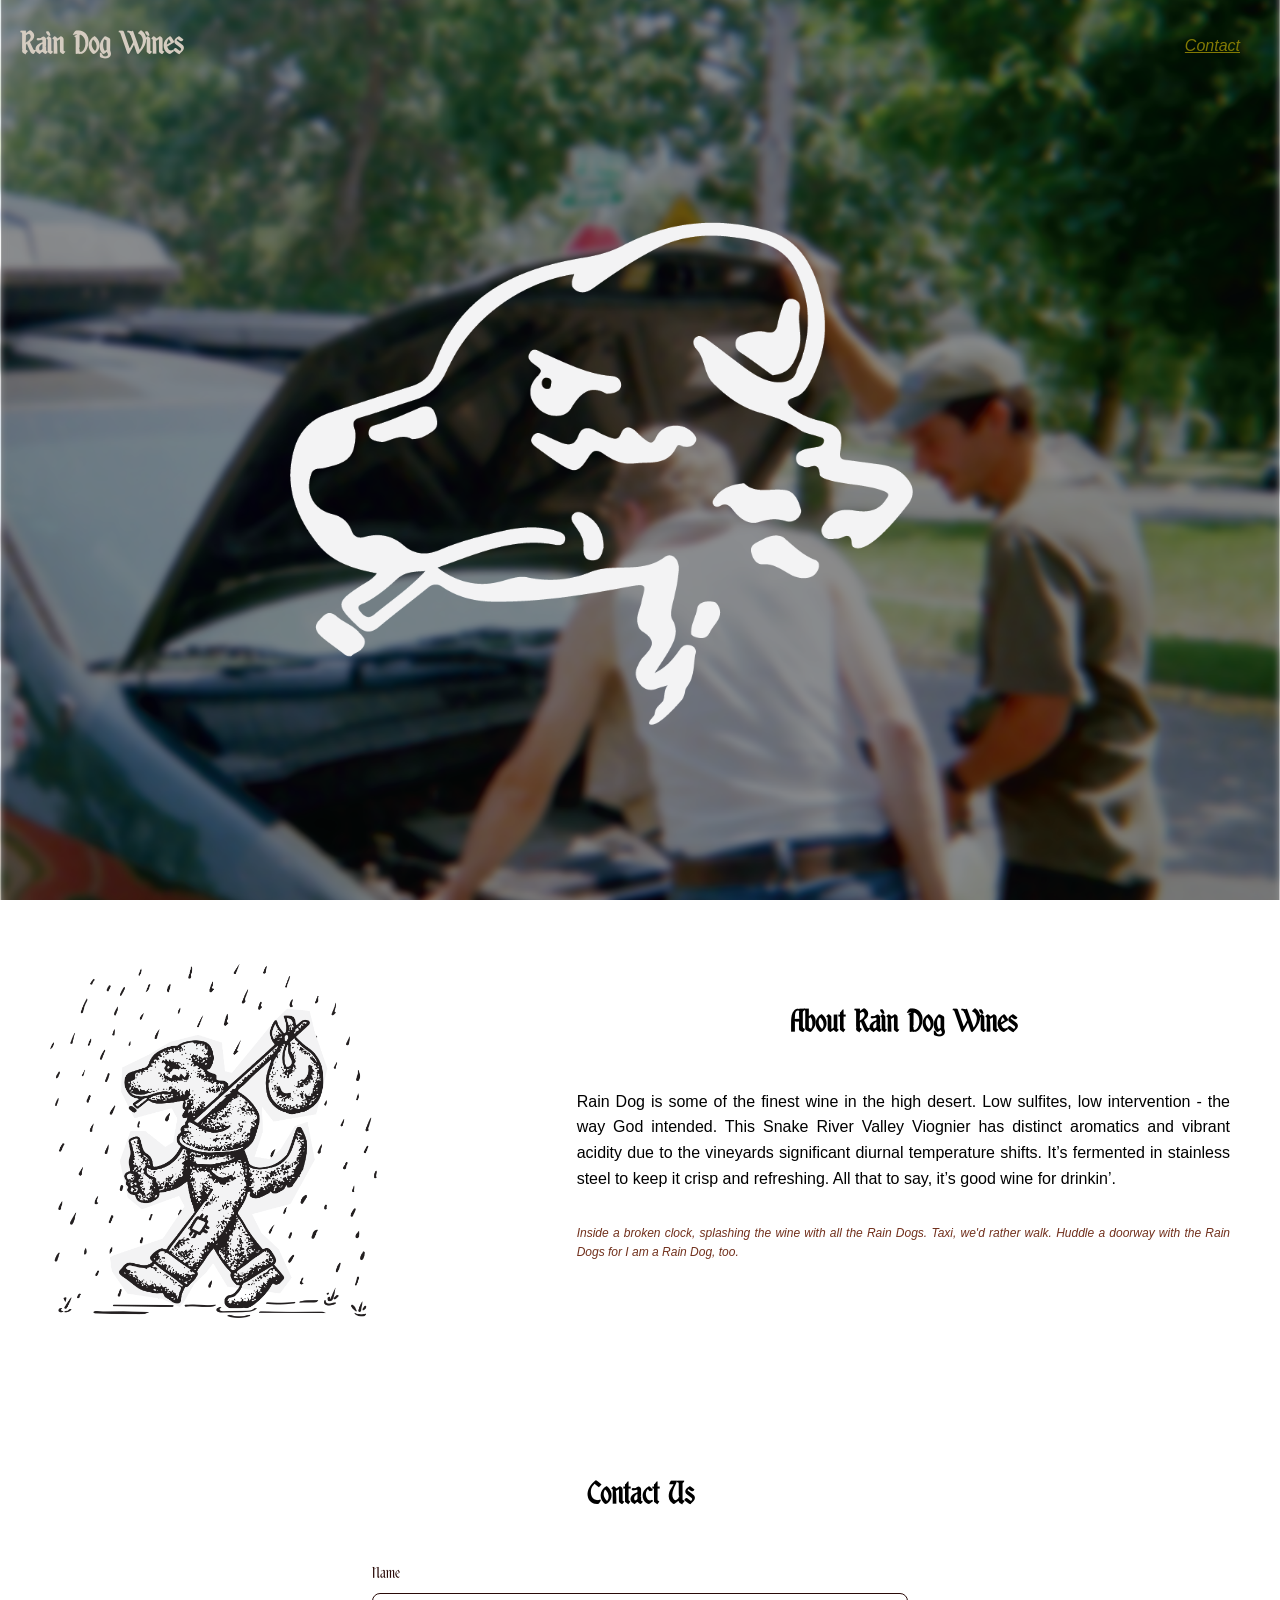
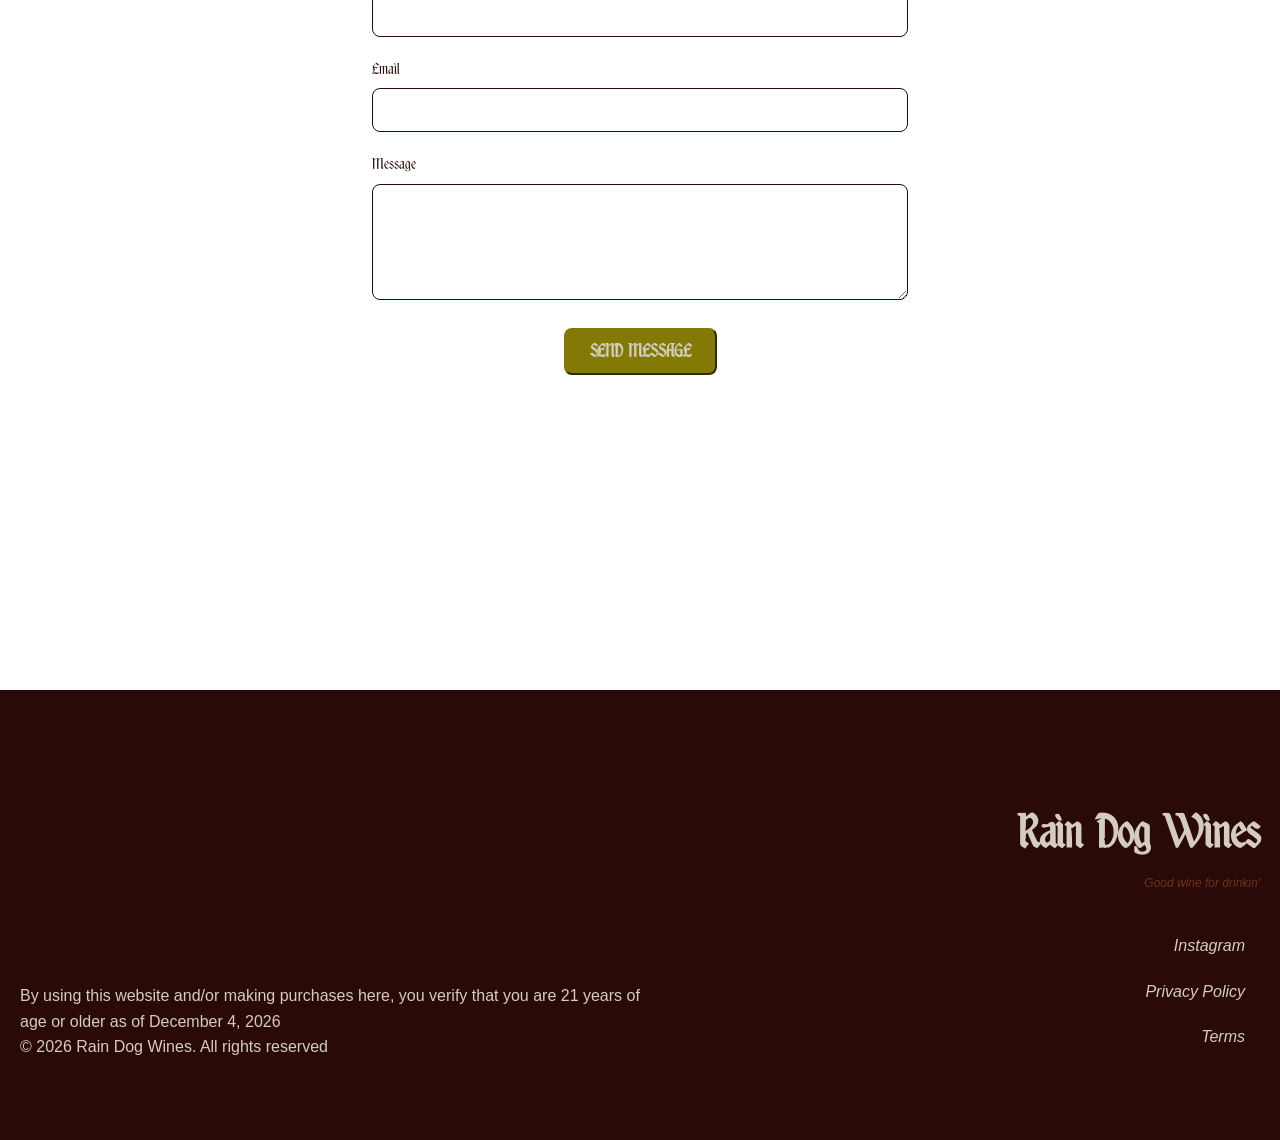
<file: index.html>
<!DOCTYPE html>
<html lang="en">

<head>
  <meta charset="UTF-8">
  <meta name="viewport" content="width=device-width, initial-scale=1.0">
  <title>Rain Dog Wines</title>
  <link rel="stylesheet" href="css/style.css">
  <link rel="icon" href="/assets/images/doghead-dark.png" type="image/png">
</head>

<body>
  <div id="header"></div>
  <div id="about"></div>
  <div id="contact"></div>
  <div id="footer"></div>
</body>
<script src="js/main.js"></script>

</html>
</file>
<file: css/style.css>
/* ==========================================================================
   COLOR VARIABLES
   ========================================================================== */
:root {
  /* Brand Colors */
  --primary: #d5ccc0;
  --secondary: #827a04;
  --plum: #290a08;
  --olive: #827a04;
  --spice: #71301c;

  /* Theme Neutrals */
  --light: #d5ccc0;
  --dark: #290a08;

  /* Text Colors */
  --text-light: #d5ccc0;
  --text-dark: #290a08;
  --text-primary: #827a04;
  --text-secondary: #71301c;

  /* Borders & Overlays */
  --border: #290a08;
  --overlay: rgba(0, 0, 0, 0.55);
}

/* ==========================================================================
     BASE & RESET STYLES
     ========================================================================== */
* {
  box-sizing: border-box;
  margin: 0;
  padding: 0;
}

html {
  scroll-behavior: smooth;
}

body {
  font-family: -apple-system, BlinkMacSystemFont, "Segoe UI", Roboto, Helvetica, Arial, sans-serif;
  background-color: var(--color-dark);
  color: var(--color-text-main);
  line-height: 1.6;
}

.section {
  padding: 80px 20px;
  margin: 0 auto;
  min-height: 50vh;
  height: 100%;
}

/* ==========================================================================
     TEXT STYLES
     ========================================================================== */
/* CHECKED */
.title {
  position: relative;
  z-index: 3;
  font-family: 'Primary', sans-serif;
  font-size: 3rem;
  font-weight: 800;
  margin: 0;
  color: var(--primary);
}

.section-title {
  font-size: 2rem;
  font-family: 'Primary', serif;
  text-align: center;
  margin-bottom: 40px;
}

.subtitle {
  margin-top: 5%;
  font-size: .75rem;
  color: var(--spice);
  font-style: oblique;
  margin-bottom: 30px;
}

/* ==========================================================================
     BUTTONS
     ========================================================================== */

.primary-btn-text {
  font-family: 'Secondary', sans-serif;
  color: var(--text-primary);
  font-style: italic;
  font-size: 1rem;
}

.btn-primary {
  position: relative;
  z-index: 3;
  padding: 10px 20px;
  transition: background-color 0.2s ease, transform 0.1s ease;
  border-radius: 5px;
  margin: 0;
}

.btn-primary:hover {
  color: var(--primary);
}

.secondary-btn-text {
  font-family: 'Primary', sans-serif;
  font-size: 1.2rem;
  font-weight: bold;
  color: var(--light);
  text-transform: uppercase;
  text-decoration: none;
}

.btn-secondary {
  background: var(--secondary);
  padding: 12px 24px;
  border-radius: 8px;
  border-color: var(--olive);
  transition: transform 0.2s ease, box-shadow 0.2s ease;
  cursor: pointer;
}

.btn-secondary:hover {
  transform: translateY(-2px);
  color: var(--text-main);
}

/* ==========================================================================
     TOAST NOTIFICATIONS
     ========================================================================== */
.toast {
  position: fixed;
  bottom: 20px;
  right: 20px;
  background-color: var(--color-primary);
  color: var(--color-text-main);
  padding: 15px 20px;
  border-radius: var(--border-radius);
  box-shadow: 0 4px 6px rgba(0, 0, 0, 0.1);
  opacity: 0;
  transform: translateY(20px);
  transition: opacity 0.3s ease, transform 0.3s ease;
  z-index: 1000;
}

.toast.show {
  opacity: 1;
  transform: translateY(0);
}

/* ==========================================================================
      MEDIA QUERIES
     ========================================================================== */

@media (max-width: 768px) {
  .hero-title {
    font-size: 2.25rem;
  }

  .hero-subtitle {
    font-size: 1.1rem;
  }
}

@font-face {
  font-family: 'Primary';
  src: url('../assets/fonts/font.otf') format('opentype');
  font-weight: normal;
  font-style: normal;
}

@font-face {
  font-family: 'Secondary';
  /* Placeholder: Use a relative equivalent like Arial or Georgia */
  src: local('Arial');
  /* Use a system font as a temporary fallback */
  font-weight: normal;
  font-style: normal;
}

/* Mobile-friendly styles */
@media (max-width: 700px) {

  .section {
    padding: 40px 10px;
  }

  /* Adjust font sizes for smaller screens */
  body {
    font-size: 14px;
    line-height: 1.5;
  }

  h1,
  h2,
  h3,
  h4,
  h5,
  h6 {
    font-size: 90%;
    /* Scale down headings */
  }

  /* Adjust padding and margins */
  .container {
    padding: 10px;
  }

  /* Make images responsive */
  img {
    max-width: 100%;
    height: auto;
  }

  /* Adjust navigation for mobile */
  nav {
    display: flex;
    flex-direction: column;
    align-items: center;
  }

  nav a {
    padding: 10px 0;
    font-size: 14px;
  }

  /* Adjust buttons for smaller screens */
  .btn {
    padding: 8px 12px;
    font-size: 14px;
  }
}
</file>
